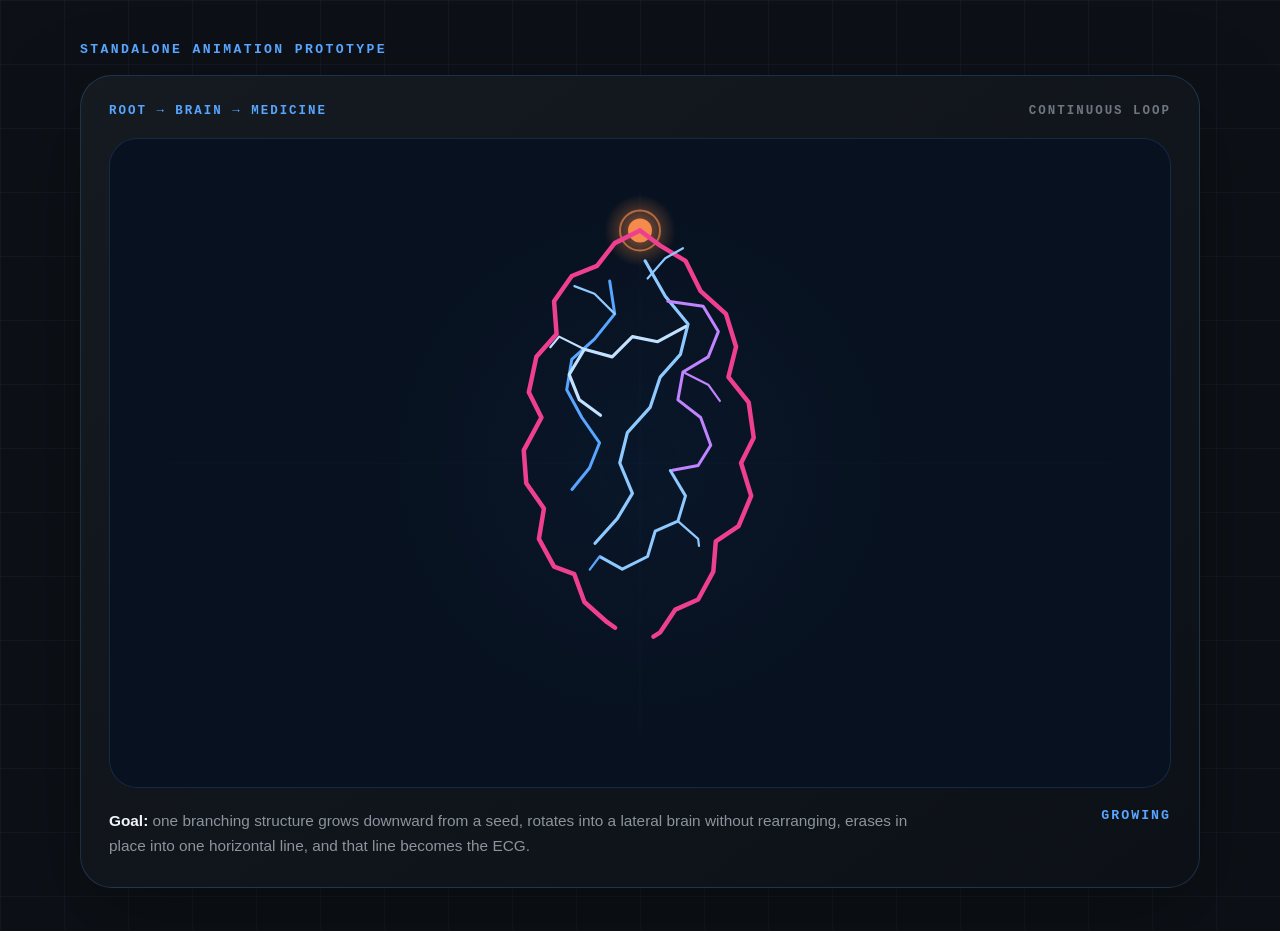
<file: animation-test.html>
<!DOCTYPE html>
<html lang="en">

<head>
    <meta charset="UTF-8">

    <meta
        name="viewport"
        content="width=device-width, initial-scale=1.0"
    >

    <title>
        Root → Brain → Medicine Animation Test
    </title>


    <style>

        * {
            box-sizing: border-box;
        }


        html,
        body {
            margin: 0;
            min-height: 100%;
        }


        body {
            min-height: 100vh;

            padding: 42px 20px;

            background-color: #0d1117;

            background-image:
                linear-gradient(
                    rgba(88, 166, 255, 0.055) 1px,
                    transparent 1px
                ),
                linear-gradient(
                    90deg,
                    rgba(88, 166, 255, 0.055) 1px,
                    transparent 1px
                );

            background-size: 64px 64px;

            color: #f0f6fc;

            font-family:
                -apple-system,
                BlinkMacSystemFont,
                "Segoe UI",
                Helvetica,
                Arial,
                sans-serif;
        }


        .test-page {
            width: min(1120px, 92vw);

            margin: auto;
        }


        .test-label {
            margin: 0 0 18px;

            color: #58a6ff;

            font-family: monospace;

            font-size: 0.82rem;
            font-weight: 700;

            letter-spacing: 0.18em;

            text-transform: uppercase;
        }


        .animation-card {
            padding: 28px;

            border: 1px solid rgba(88, 166, 255, 0.20);

            border-radius: 32px;

            background:
                linear-gradient(
                    145deg,
                    rgba(22, 27, 34, 0.97),
                    rgba(13, 17, 23, 0.95)
                );

            box-shadow:
                0 30px 90px rgba(0, 0, 0, 0.35);
        }


        .animation-header {
            display: flex;

            justify-content: space-between;
            align-items: center;

            gap: 18px;

            margin-bottom: 20px;

            font-family: monospace;

            font-size: 0.78rem;
            font-weight: 700;

            letter-spacing: 0.16em;

            text-transform: uppercase;
        }


        .animation-header span:first-child {
            color: #58a6ff;
        }


        .animation-header span:last-child {
            color: #6e7681;
        }


        .canvas-shell {
            position: relative;

            width: 100%;
            height: 650px;

            overflow: hidden;

            border: 1px solid rgba(88, 166, 255, 0.16);

            border-radius: 28px;

            background:
                radial-gradient(
                    circle at center,
                    rgba(30, 72, 130, 0.10),
                    transparent 45%
                ),
                #07111f;
        }


        #rootBrainCanvas {
            display: block;

            width: 100%;
            height: 100%;
        }


        .animation-footer {
            display: flex;

            justify-content: space-between;
            align-items: flex-start;

            gap: 24px;

            margin-top: 20px;
        }


        .animation-footer p {
            max-width: 820px;

            margin: 0;

            color: #8b949e;

            font-size: 0.96rem;
            line-height: 1.65;
        }


        .animation-footer strong {
            color: #f0f6fc;
        }


        #animationStatus {
            flex-shrink: 0;

            color: #58a6ff;

            font-family: monospace;

            font-size: 0.83rem;
            font-weight: 700;

            letter-spacing: 0.15em;

            text-transform: uppercase;
        }


        #errorMessage {
            display: none;

            margin-top: 14px;

            padding: 12px 14px;

            border: 1px solid rgba(255, 90, 90, 0.35);

            border-radius: 10px;

            color: #ff8c8c;

            background: rgba(255, 90, 90, 0.08);

            font-family: monospace;
            font-size: 0.8rem;
        }


        @media (max-width: 700px) {

            body {
                padding: 22px 12px;
            }


            .animation-card {
                padding: 18px;

                border-radius: 24px;
            }


            .animation-header,
            .animation-footer {
                flex-direction: column;
                align-items: flex-start;
            }


            .canvas-shell {
                height: 500px;

                border-radius: 20px;
            }

        }

    </style>

</head>


<body>

    <main class="test-page">

        <p class="test-label">
            Standalone Animation Prototype
        </p>


        <section class="animation-card">

            <div class="animation-header">

                <span>
                    Root → Brain → Medicine
                </span>

                <span>
                    Continuous Loop
                </span>

            </div>


            <div class="canvas-shell">

                <canvas id="rootBrainCanvas"></canvas>

            </div>


            <div class="animation-footer">

                <p>
                    <strong>Goal:</strong>
                    one branching structure grows downward from a seed,
                    rotates into a lateral brain without rearranging,
                    erases in place into one horizontal line,
                    and that line becomes the ECG.
                </p>


                <span id="animationStatus">
                    Starting
                </span>

            </div>


            <div id="errorMessage"></div>

        </section>

    </main>


    <script>

        /*
        ============================================================
        ROOT → BRAIN → MEDICINE
        SELF-CONTAINED TEST
        ============================================================
        */


        const canvas =
            document.getElementById(
                "rootBrainCanvas"
            );


        const statusElement =
            document.getElementById(
                "animationStatus"
            );


        const errorElement =
            document.getElementById(
                "errorMessage"
            );


        try {


            const ctx =
                canvas.getContext(
                    "2d"
                );


            if (!ctx) {
                throw new Error(
                    "Canvas 2D context could not be created."
                );
            }


            let width = 0;
            let height = 0;


            const COLORS = {

                orange:
                    "#f48a4b",

                pink:
                    "#ef3f91",

                blue:
                    "#58a6ff",

                lightBlue:
                    "#8ecaff",

                paleBlue:
                    "#c2e2ff",

                purple:
                    "#c184ff",

                ecg:
                    "#c9e6ff"

            };


            /*
            ============================================================
            BASIC HELPERS
            ============================================================
            */


            function clamp(
                value,
                min = 0,
                max = 1
            ) {

                return Math.max(
                    min,
                    Math.min(
                        max,
                        value
                    )
                );

            }


            function lerp(
                a,
                b,
                t
            ) {

                return (
                    a
                    +
                    (
                        b - a
                    )
                    * t
                );

            }


            function easeInOut(
                t
            ) {

                t =
                    clamp(t);


                return (
                    t < 0.5

                        ?

                        4
                        *
                        t
                        *
                        t
                        *
                        t

                        :

                        1
                        -
                        Math.pow(
                            -2 * t + 2,
                            3
                        )
                        /
                        2
                );

            }


            function easeOut(
                t
            ) {

                t =
                    clamp(t);


                return (
                    1
                    -
                    Math.pow(
                        1 - t,
                        3
                    )
                );

            }


            function resizeCanvas() {

                const rect =
                    canvas.getBoundingClientRect();


                width =
                    rect.width;


                height =
                    rect.height;


                const dpr =
                    window.devicePixelRatio || 1;


                canvas.width =
                    Math.round(
                        width * dpr
                    );


                canvas.height =
                    Math.round(
                        height * dpr
                    );


                /*
                We now draw using CSS pixels.

                This removes the old
                device-pixel coordinate ambiguity.
                */

                ctx.setTransform(
                    dpr,
                    0,
                    0,
                    dpr,
                    0,
                    0
                );

            }


            resizeCanvas();


            window.addEventListener(
                "resize",
                resizeCanvas
            );


            /*
            ============================================================
            COORDINATE SYSTEM
            ============================================================
            */


            function scale() {

                return (
                    Math.min(
                        width,
                        height
                    )
                    *
                    0.39
                );

            }


            function toScreen(
                point
            ) {

                const s =
                    scale();


                return {

                    x:
                        width / 2
                        +
                        point.x
                        *
                        s,

                    y:
                        height / 2
                        +
                        point.y
                        *
                        s

                };

            }


            function rotatePoint(
                point,
                angle
            ) {

                const c =
                    Math.cos(angle);


                const s =
                    Math.sin(angle);


                return {

                    x:
                        point.x * c
                        -
                        point.y * s,

                    y:
                        point.x * s
                        +
                        point.y * c

                };

            }


            /*
            ============================================================
            STRUCTURE

            Brain coordinates are defined horizontally.

            Root:
            rotate whole thing +90 degrees.

            Brain:
            angle = 0.

            SAME EXACT PATHS.
            ============================================================
            */


            const seed = {
                x: -0.92,
                y: 0
            };


            /*
            Outer paths now deliberately have
            CLOUD / LOBE irregularities.

            Notice there is NOT one clean ellipse.
            */


            const branches = [


                /*
                ============================================
                TOP OUTER CONTOUR
                ============================================
                */

                {
                    color:
                        COLORS.pink,

                    width:
                        4.5,

                    start:
                        0.00,

                    end:
                        0.75,

                    points: [

                        { x: -0.92, y: 0.00 },

                        { x: -0.86, y: -0.08 },

                        { x: -0.80, y: -0.18 },

                        { x: -0.68, y: -0.24 },

                        { x: -0.59, y: -0.34 },

                        { x: -0.46, y: -0.38 },

                        { x: -0.34, y: -0.35 },

                        { x: -0.24, y: -0.43 },

                        { x: -0.10, y: -0.45 },

                        { x: 0.00, y: -0.40 },

                        { x: 0.13, y: -0.44 },

                        { x: 0.25, y: -0.39 },

                        { x: 0.31, y: -0.30 },

                        { x: 0.43, y: -0.29 },

                        { x: 0.54, y: -0.23 },

                        { x: 0.58, y: -0.14 },

                        { x: 0.67, y: -0.08 },

                        { x: 0.72, y: 0.00 }

                    ]

                },


                /*
                ============================================
                BOTTOM OUTER CONTOUR
                ============================================
                */

                {
                    color:
                        COLORS.pink,

                    width:
                        4.5,

                    start:
                        0.03,

                    end:
                        0.82,

                    points: [

                        { x: -0.92, y: 0.00 },

                        { x: -0.87, y: 0.10 },

                        { x: -0.78, y: 0.17 },

                        { x: -0.74, y: 0.27 },

                        { x: -0.64, y: 0.34 },

                        { x: -0.51, y: 0.33 },

                        { x: -0.42, y: 0.41 },

                        { x: -0.28, y: 0.44 },

                        { x: -0.18, y: 0.39 },

                        { x: -0.05, y: 0.46 },

                        { x: 0.08, y: 0.45 },

                        { x: 0.18, y: 0.38 },

                        { x: 0.30, y: 0.40 },

                        { x: 0.41, y: 0.34 },

                        { x: 0.44, y: 0.26 },

                        { x: 0.55, y: 0.22 },

                        { x: 0.63, y: 0.13 },

                        { x: 0.72, y: 0.00 }

                    ]

                },


                /*
                ============================================
                MAIN INTERNAL BRANCH
                ============================================
                */

                {
                    color:
                        COLORS.lightBlue,

                    width:
                        3.2,

                    start:
                        0.10,

                    end:
                        0.58,

                    points: [

                        { x: -0.80, y: -0.02 },

                        { x: -0.66, y: -0.10 },

                        { x: -0.55, y: -0.19 },

                        { x: -0.43, y: -0.16 },

                        { x: -0.34, y: -0.08 },

                        { x: -0.22, y: -0.04 },

                        { x: -0.12, y: 0.05 },

                        { x: 0.00, y: 0.08 },

                        { x: 0.12, y: 0.03 },

                        { x: 0.22, y: 0.09 },

                        { x: 0.32, y: 0.18 }

                    ]

                },


                /*
                ============================================
                UPPER INTERNAL FOLD
                ============================================
                */

                {
                    color:
                        COLORS.purple,

                    width:
                        3,

                    start:
                        0.19,

                    end:
                        0.60,

                    points: [

                        { x: -0.64, y: -0.11 },

                        { x: -0.62, y: -0.25 },

                        { x: -0.52, y: -0.31 },

                        { x: -0.42, y: -0.27 },

                        { x: -0.36, y: -0.17 },

                        { x: -0.25, y: -0.15 },

                        { x: -0.18, y: -0.24 },

                        { x: -0.07, y: -0.28 },

                        { x: 0.01, y: -0.23 },

                        { x: 0.03, y: -0.12 }

                    ]

                },


                /*
                ============================================
                LOWER INTERNAL FOLD
                ============================================
                */

                {
                    color:
                        COLORS.blue,

                    width:
                        3,

                    start:
                        0.23,

                    end:
                        0.65,

                    points: [

                        { x: -0.72, y: 0.12 },

                        { x: -0.59, y: 0.10 },

                        { x: -0.49, y: 0.18 },

                        { x: -0.41, y: 0.27 },

                        { x: -0.29, y: 0.29 },

                        { x: -0.18, y: 0.23 },

                        { x: -0.08, y: 0.16 },

                        { x: 0.02, y: 0.20 },

                        { x: 0.13, y: 0.29 }

                    ]

                },


                /*
                ============================================
                CENTRAL CROOKED FOLD

                This replaces the old
                straight seed-to-bottom line.
                ============================================
                */

                {
                    color:
                        COLORS.paleBlue,

                    width:
                        3.2,

                    start:
                        0.16,

                    end:
                        0.70,

                    points: [

                        { x: -0.54, y: -0.18 },

                        { x: -0.48, y: -0.07 },

                        { x: -0.50, y: 0.03 },

                        { x: -0.42, y: 0.11 },

                        { x: -0.45, y: 0.22 },

                        { x: -0.35, y: 0.28 },

                        { x: -0.25, y: 0.24 },

                        { x: -0.17, y: 0.13 }

                    ]

                },


                /*
                ============================================
                RIGHT INTERNAL FOLD
                ============================================
                */

                {
                    color:
                        COLORS.lightBlue,

                    width:
                        3,

                    start:
                        0.30,

                    end:
                        0.71,

                    points: [

                        { x: 0.03, y: -0.12 },

                        { x: 0.13, y: -0.18 },

                        { x: 0.23, y: -0.15 },

                        { x: 0.27, y: -0.06 },

                        { x: 0.37, y: -0.03 },

                        { x: 0.42, y: 0.07 },

                        { x: 0.37, y: 0.16 },

                        { x: 0.30, y: 0.18 }

                    ]

                },


                /*
                ============================================
                SMALL ROOT / GYRI BRANCHES
                ============================================
                */

                {
                    color:
                        COLORS.lightBlue,

                    width:
                        2.2,

                    start:
                        0.31,

                    end:
                        0.52,

                    points: [

                        { x: -0.73, y: -0.03 },

                        { x: -0.81, y: -0.10 },

                        { x: -0.85, y: -0.17 }

                    ]

                },


                {
                    color:
                        COLORS.lightBlue,

                    width:
                        2.2,

                    start:
                        0.35,

                    end:
                        0.54,

                    points: [

                        { x: -0.59, y: 0.10 },

                        { x: -0.67, y: 0.18 },

                        { x: -0.70, y: 0.26 }

                    ]

                },


                {
                    color:
                        COLORS.purple,

                    width:
                        2.2,

                    start:
                        0.38,

                    end:
                        0.58,

                    points: [

                        { x: -0.36, y: -0.17 },

                        { x: -0.31, y: -0.27 },

                        { x: -0.24, y: -0.32 }

                    ]

                },


                {
                    color:
                        COLORS.paleBlue,

                    width:
                        2.2,

                    start:
                        0.42,

                    end:
                        0.61,

                    points: [

                        { x: -0.45, y: 0.22 },

                        { x: -0.50, y: 0.32 },

                        { x: -0.44, y: 0.37 }

                    ]

                },


                {
                    color:
                        COLORS.lightBlue,

                    width:
                        2.2,

                    start:
                        0.45,

                    end:
                        0.64,

                    points: [

                        { x: 0.23, y: -0.15 },

                        { x: 0.30, y: -0.23 },

                        { x: 0.38, y: -0.24 }

                    ]

                },


                {
                    color:
                        COLORS.blue,

                    width:
                        2.2,

                    start:
                        0.49,

                    end:
                        0.68,

                    points: [

                        { x: 0.37, y: 0.16 },

                        { x: 0.45, y: 0.22 },

                        { x: 0.48, y: 0.30 }

                    ]

                }

            ];


            /*
            ============================================================
            PATH UTILITIES
            ============================================================
            */


            function distance(
                a,
                b
            ) {

                return Math.hypot(
                    b.x - a.x,
                    b.y - a.y
                );

            }


            function pathLength(
                points
            ) {

                let total = 0;


                for (
                    let i = 1;
                    i < points.length;
                    i++
                ) {

                    total +=
                        distance(
                            points[i - 1],
                            points[i]
                        );

                }


                return total;

            }


            function partialPath(
                points,
                progress
            ) {

                progress =
                    clamp(progress);


                if (progress <= 0) {
                    return [];
                }


                if (progress >= 1) {
                    return points;
                }


                const total =
                    pathLength(points);


                const target =
                    total * progress;


                const result =
                    [points[0]];


                let drawn =
                    0;


                for (
                    let i = 1;
                    i < points.length;
                    i++
                ) {

                    const a =
                        points[i - 1];


                    const b =
                        points[i];


                    const segment =
                        distance(a, b);


                    if (
                        drawn + segment
                        <=
                        target
                    ) {

                        result.push(b);

                        drawn +=
                            segment;

                    }

                    else {

                        const remaining =
                            target - drawn;


                        const ratio =
                            segment === 0
                                ?
                                0
                                :
                                remaining / segment;


                        result.push({

                            x:
                                lerp(
                                    a.x,
                                    b.x,
                                    ratio
                                ),

                            y:
                                lerp(
                                    a.y,
                                    b.y,
                                    ratio
                                )

                        });


                        break;

                    }

                }


                return result;

            }


            function drawPath(
                points,
                color,
                lineWidth,
                alpha = 1
            ) {

                if (
                    !points
                    ||
                    points.length < 2
                ) {

                    return;

                }


                ctx.save();


                ctx.globalAlpha =
                    alpha;


                ctx.strokeStyle =
                    color;


                ctx.lineWidth =
                    lineWidth;


                ctx.lineCap =
                    "round";


                ctx.lineJoin =
                    "round";


                ctx.beginPath();


                const first =
                    toScreen(points[0]);


                ctx.moveTo(
                    first.x,
                    first.y
                );


                for (
                    let i = 1;
                    i < points.length;
                    i++
                ) {

                    const point =
                        toScreen(
                            points[i]
                        );


                    ctx.lineTo(
                        point.x,
                        point.y
                    );

                }


                ctx.stroke();


                ctx.restore();

            }


            /*
            ============================================================
            BACKGROUND GUIDES
            ============================================================
            */


            function drawGuides() {

                ctx.save();


                ctx.strokeStyle =
                    "rgba(88,166,255,0.045)";


                ctx.lineWidth =
                    1;


                ctx.beginPath();


                ctx.moveTo(
                    width / 2,
                    50
                );


                ctx.lineTo(
                    width / 2,
                    height - 50
                );


                ctx.stroke();


                ctx.beginPath();


                ctx.moveTo(
                    60,
                    height / 2
                );


                ctx.lineTo(
                    width - 60,
                    height / 2
                );


                ctx.stroke();


                ctx.restore();

            }


            /*
            ============================================================
            SEED
            ============================================================
            */


            function drawSeed(
                point,
                alpha = 1
            ) {

                const position =
                    toScreen(point);


                ctx.save();


                ctx.globalAlpha =
                    alpha;


                const glow =
                    ctx.createRadialGradient(
                        position.x,
                        position.y,
                        0,
                        position.x,
                        position.y,
                        36
                    );


                glow.addColorStop(
                    0,
                    "rgba(244,138,75,0.55)"
                );


                glow.addColorStop(
                    1,
                    "rgba(244,138,75,0)"
                );


                ctx.fillStyle =
                    glow;


                ctx.beginPath();


                ctx.arc(
                    position.x,
                    position.y,
                    36,
                    0,
                    Math.PI * 2
                );


                ctx.fill();


                ctx.fillStyle =
                    COLORS.orange;


                ctx.beginPath();


                ctx.arc(
                    position.x,
                    position.y,
                    12,
                    0,
                    Math.PI * 2
                );


                ctx.fill();


                ctx.strokeStyle =
                    "rgba(244,138,75,0.65)";


                ctx.lineWidth =
                    2;


                ctx.beginPath();


                ctx.arc(
                    position.x,
                    position.y,
                    20,
                    0,
                    Math.PI * 2
                );


                ctx.stroke();


                ctx.restore();

            }


            /*
            ============================================================
            STRUCTURE DRAWING
            ============================================================
            */


            const ROOT_ANGLE =
                Math.PI / 2;


            function transformBranch(
                branch,
                angle
            ) {

                return branch.points.map(
                    point =>
                        rotatePoint(
                            point,
                            angle
                        )
                );

            }


            function drawGrowingRoot(
                progress
            ) {

                drawSeed(
                    rotatePoint(
                        seed,
                        ROOT_ANGLE
                    )
                );


                branches.forEach(
                    branch => {

                        const local =
                            clamp(
                                (
                                    progress
                                    -
                                    branch.start
                                )
                                /
                                (
                                    branch.end
                                    -
                                    branch.start
                                )
                            );


                        const transformed =
                            transformBranch(
                                branch,
                                ROOT_ANGLE
                            );


                        const visible =
                            partialPath(
                                transformed,
                                easeOut(local)
                            );


                        drawPath(
                            visible,
                            branch.color,
                            branch.width
                        );

                    }
                );

            }


            function drawFullStructure(
                angle,
                alpha = 1
            ) {

                branches.forEach(
                    branch => {

                        drawPath(
                            transformBranch(
                                branch,
                                angle
                            ),
                            branch.color,
                            branch.width,
                            alpha
                        );

                    }
                );

            }


            /*
            ============================================================
            ERASING

            Nothing moves.

            We progressively remove
            complete branches from the
            rear/right side toward
            the front/left.
            ============================================================
            */


            function branchAverageX(
                branch
            ) {

                const total =
                    branch.points.reduce(
                        (
                            sum,
                            point
                        ) =>
                            sum + point.x,
                        0
                    );


                return (
                    total
                    /
                    branch.points.length
                );

            }


            const eraseOrder =
                [...branches]
                    .sort(
                        (
                            a,
                            b
                        ) =>
                            branchAverageX(b)
                            -
                            branchAverageX(a)
                    );


            function drawErasingBrain(
                progress
            ) {

                const numberToErase =
                    Math.floor(
                        progress
                        *
                        eraseOrder.length
                    );


                const erased =
                    new Set(
                        eraseOrder
                            .slice(
                                0,
                                numberToErase
                            )
                    );


                branches.forEach(
                    branch => {

                        if (
                            erased.has(branch)
                        ) {
                            return;
                        }


                        drawPath(
                            branch.points,
                            branch.color,
                            branch.width
                        );

                    }
                );


                /*
                Horizontal medical line begins
                only near the end.
                */


                if (
                    progress > 0.72
                ) {

                    const t =
                        clamp(
                            (
                                progress
                                -
                                0.72
                            )
                            /
                            0.28
                        );


                    drawPath(

                        [

                            {
                                x:
                                    -0.1,

                                y:
                                    0
                            },

                            {
                                x:
                                    lerp(
                                        -0.1,
                                        0.75,
                                        t
                                    ),

                                y:
                                    0
                            }

                        ],

                        COLORS.ecg,

                        4

                    );

                }

            }


            /*
            ============================================================
            ECG
            ============================================================
            */


            const ecgPath = [

                { x: -0.72, y: 0 },

                { x: -0.33, y: 0 },

                { x: -0.20, y: 0 },

                { x: -0.13, y: -0.08 },

                { x: -0.06, y: 0.16 },

                { x: 0.02, y: -0.29 },

                { x: 0.10, y: 0.18 },

                { x: 0.20, y: 0 },

                { x: 0.68, y: 0 }

            ];


            function drawECG(
                progress
            ) {

                const visible =
                    partialPath(
                        ecgPath,
                        progress
                    );


                drawPath(
                    visible,
                    COLORS.ecg,
                    4.5
                );


                if (
                    progress > 0.72
                ) {

                    const heartProgress =
                        clamp(
                            (
                                progress
                                -
                                0.72
                            )
                            /
                            0.28
                        );


                    const center =
                        toScreen({
                            x: 0.55,
                            y: -0.08
                        });


                    const size =
                        42
                        *
                        easeOut(
                            heartProgress
                        );


                    ctx.save();


                    ctx.strokeStyle =
                        "#ff79aa";


                    ctx.lineWidth =
                        4;


                    ctx.lineJoin =
                        "round";


                    ctx.shadowColor =
                        "#ff79aa";


                    ctx.shadowBlur =
                        13;


                    ctx.beginPath();


                    const samples =
                        100;


                    for (
                        let i = 0;
                        i <= samples;
                        i++
                    ) {

                        const a =
                            i
                            /
                            samples
                            *
                            Math.PI
                            *
                            2;


                        const hx =
                            16
                            *
                            Math.pow(
                                Math.sin(a),
                                3
                            );


                        const hy =
                            -(
                                13
                                *
                                Math.cos(a)

                                -

                                5
                                *
                                Math.cos(
                                    2 * a
                                )

                                -

                                2
                                *
                                Math.cos(
                                    3 * a
                                )

                                -

                                Math.cos(
                                    4 * a
                                )
                            );


                        const x =
                            center.x
                            +
                            hx
                            *
                            size
                            /
                            32;


                        const y =
                            center.y
                            +
                            hy
                            *
                            size
                            /
                            32;


                        if (
                            i === 0
                        ) {

                            ctx.moveTo(
                                x,
                                y
                            );

                        }

                        else {

                            ctx.lineTo(
                                x,
                                y
                            );

                        }

                    }


                    ctx.stroke();


                    ctx.restore();

                }

            }


            /*
            ============================================================
            TIMELINE
            ============================================================
            */


            const cycleDuration =
                17000;


            const startTime =
                performance.now();


            function animate(
                currentTime
            ) {

                ctx.clearRect(
                    0,
                    0,
                    width,
                    height
                );


                drawGuides();


                const elapsed =
                    (
                        currentTime
                        -
                        startTime
                    )
                    %
                    cycleDuration;


                const t =
                    elapsed
                    /
                    cycleDuration;


                /*
                ----------------------------------------
                1 — GROW
                ----------------------------------------
                */

                if (
                    t < 0.34
                ) {

                    statusElement.textContent =
                        "Growing";


                    drawGrowingRoot(
                        easeOut(
                            t
                            /
                            0.34
                        )
                    );

                }


                /*
                ----------------------------------------
                2 — HOLD ROOT
                ----------------------------------------
                */

                else if (
                    t < 0.40
                ) {

                    statusElement.textContent =
                        "Root";


                    drawGrowingRoot(
                        1
                    );

                }


                /*
                ----------------------------------------
                3 — ROTATE
                ----------------------------------------
                */

                else if (
                    t < 0.53
                ) {

                    statusElement.textContent =
                        "Rotating";


                    const local =
                        easeInOut(
                            (
                                t
                                -
                                0.40
                            )
                            /
                            0.13
                        );


                    const angle =
                        lerp(
                            ROOT_ANGLE,
                            0,
                            local
                        );


                    drawFullStructure(
                        angle
                    );


                    drawSeed(
                        rotatePoint(
                            seed,
                            angle
                        ),
                        1 - local
                    );

                }


                /*
                ----------------------------------------
                4 — BRAIN
                ----------------------------------------
                */

                else if (
                    t < 0.62
                ) {

                    statusElement.textContent =
                        "Brain";


                    drawFullStructure(
                        0
                    );

                }


                /*
                ----------------------------------------
                5 — ERASE
                ----------------------------------------
                */

                else if (
                    t < 0.80
                ) {

                    statusElement.textContent =
                        "Erasing";


                    drawErasingBrain(
                        easeInOut(
                            (
                                t
                                -
                                0.62
                            )
                            /
                            0.18
                        )
                    );

                }


                /*
                ----------------------------------------
                6 — ECG
                ----------------------------------------
                */

                else {

                    statusElement.textContent =
                        "Pulse";


                    drawECG(
                        easeOut(
                            (
                                t
                                -
                                0.80
                            )
                            /
                            0.20
                        )
                    );

                }


                requestAnimationFrame(
                    animate
                );

            }


            /*
            ============================================================
            IMMEDIATE VISIBILITY TEST

            Draw this BEFORE starting
            requestAnimationFrame.

            If you can see this orange seed,
            JavaScript is definitely running.
            ============================================================
            */


            ctx.clearRect(
                0,
                0,
                width,
                height
            );


            drawGuides();


            drawSeed(
                rotatePoint(
                    seed,
                    ROOT_ANGLE
                )
            );


            statusElement.textContent =
                "Running";


            /*
            Start animation.
            */


            requestAnimationFrame(
                animate
            );


        }

        catch (error) {


            console.error(
                error
            );


            statusElement.textContent =
                "Error";


            errorElement.style.display =
                "block";


            errorElement.textContent =
                "Animation error: "
                +
                error.message;

        }

    </script>

</body>

</html>
</file>
